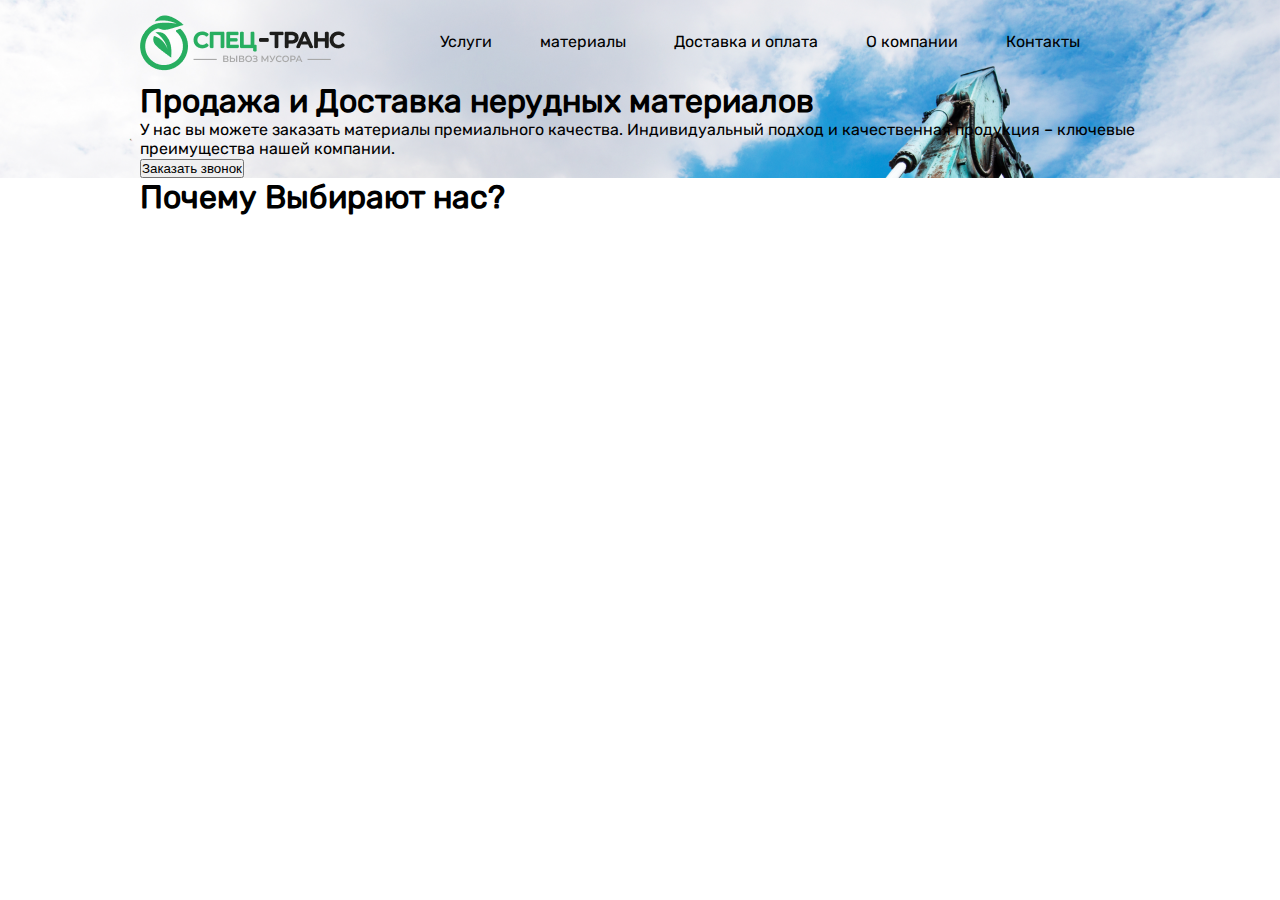
<file: index.html>
<!DOCTYPE html>
<html lang="en">
  <head>
    <meta charset="UTF-8" />
    <meta name="viewport" content="width=device-width, initial-scale=1.0" />

    <link rel="stylesheet" href="style.css" />
    <title>figma-2</title>
  </head>
  <body>
    <header class="header">
      <div class="container">
        <div class="logo">
          <img src="IMAGES/LOGO.png" alt="" />
          <div class="buttons">
            <ul>
              <li><a href="">Услуги</a></li>
              <li><a href="">материалы</a></li>
              <li><a href="">Доставка и оплата</a></li>
              <li><a href="">О компании</a></li>
              <li><a href="">Контакты</a></li>
            </ul>
          </div>
        </div>
        <div class="t">
          <h1>Продажа и Доставка нерудных материалов</h1>
          </div>
          <p>
            У нас вы можете заказать материалы премиального качества.
            Индивидуальный подход и качественная продукция – ключевые
            преимущества нашей компании.
          </p>
          <button class="btn">Заказать звонок</button>
        </div>
      </div>
    </header>

    <!-- first section -->

    <section class="first">
      <div class="container">
        <div class="block">
          <h1>Почему Выбирают нас?</h1>
        </div>
      </div>
    </section>
  </body>
</html>
</file>
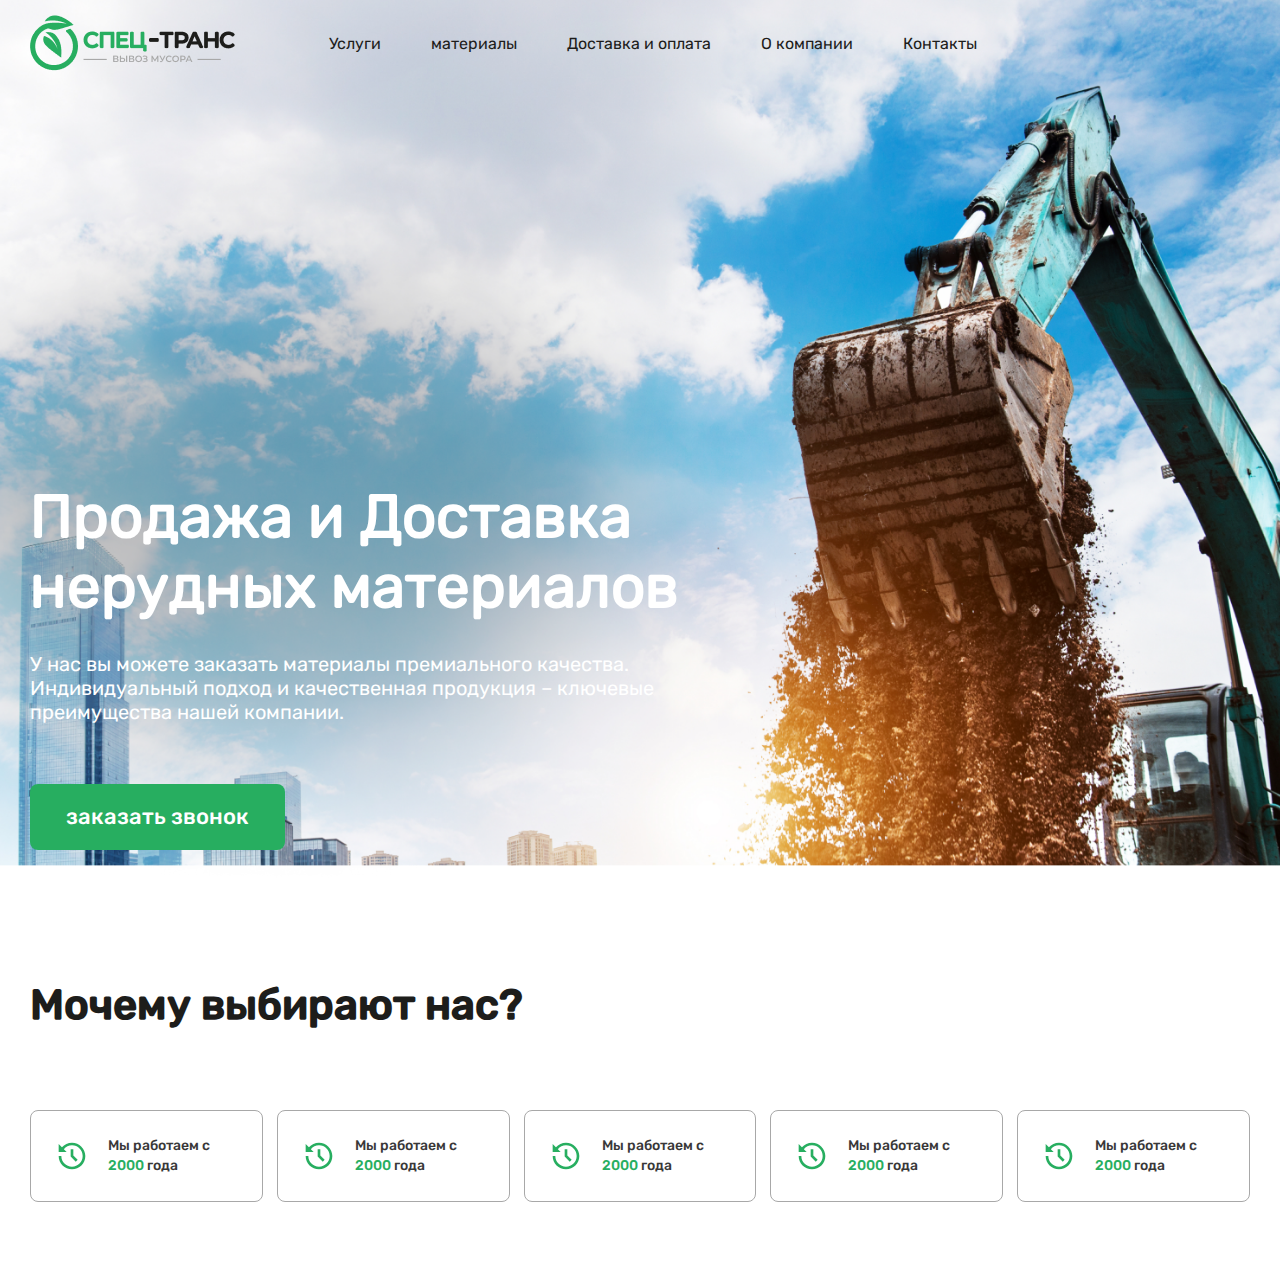
<file: dars/index.html>
<!DOCTYPE html>
<html lang="en">
  <head>
    <meta charset="UTF-8" />
    <meta name="viewport" content="width=device-width, initial-scale=1.0" />

    <link rel="stylesheet" href="style.css" />
    <title>Document</title>
  </head>
  <body>
    <!-- header -->
    <header class="header">
      <div class="container">
        <!-- nav -->
        <nav class="navbar">
          <!-- logo -->
          <div class="logo">
            <img src="../IMAGES/LOGO.png" alt="" />
          </div>
          <ul class="menu">
            <li><a href="" class="link">Услуги</a></li>
            <li><a href="" class="link">материалы</a></li>
            <li><a href="" class="link">Доставка и оплата</a></li>
            <li><a href="" class="link">О компании</a></li>
            <li><a href="" class="link">Контакты</a></li>
          </ul>
        </nav>

        <!-- content -->
        <div class="content">
          <h1 class="title">Продажа и Доставка нерудных материалов</h1>
          <p class="text">
            У нас вы можете заказать материалы премиального качества.
            Индивидуальный подход и качественная продукция – ключевые
            преимущества нашей компании.
          </p>
          <button class="btn">заказать звонок</button>
        </div>
      </div>
    </header>

    <section class="about">
      <div class="container">
        <h1 class="site-title">
          Мочему выбирают нас?
        </h1>
        <div class="wrapper">
          <!-- card -->
          <div class="card">
            <img src="../IMAGES/Frame.svg" alt="">
            <p>Мы работаем с <span>2000</span> года</p>
          </div>
          <div class="card">
            <img src="../IMAGES/Frame.svg" alt="">
            <p>Мы работаем с <span>2000</span> года</p>
          </div>
          <div class="card">
            <img src="../IMAGES/Frame.svg" alt="">
            <p>Мы работаем с <span>2000</span> года</p>
          </div>
          <div class="card">
            <img src="../IMAGES/Frame.svg" alt="">
            <p>Мы работаем с <span>2000</span> года</p>
          </div>
          <div class="card">
            <img src="../IMAGES/Frame.svg" alt="">
            <p>Мы работаем с <span>2000</span> года</p>
          </div>
        </div>
      </div>
    </section>
  </body>
</html>
</file>
<file: style.css>
@font-face {
  src: url(fonts/Rubik-Light.ttf);
  font-family: 'Rubik-300';
  font-weight: 300;
}

@font-face {
  src: url(fonts/Rubik-Regular.ttf);
  font-family: 'Rubik-400';
  font-weight: 400;
}
@font-face {
  src: url(fonts/Rubik-Medium.ttf);
  font-family: 'Rubik-500';
  font-weight: 500;
}
@font-face {
  src: url(fonts/Rubik-Bold.ttf);
  font-family: 'Rubik-700';
  font-weight: 700;
}


* {
  padding: 0;
  margin: 0;
  box-sizing: border-box;
}
body {
  font-family: 'Rubik-400';
  font-weight: 400;
  
}
ul, li {
  text-decoration: none;
}

a {
  text-decoration: none;
}
.header {
  background-image: url(IMAGES/logogog.png);
  background-size: cover;
  background-repeat: no-repeat;
}

.container {
  width: 1000px;
  margin: 0 auto;
  /* background-color: red; */
}
.header .container .logo {
  display: flex;
  /* margin: 0 0 0 50px; */
  justify-content: start;
  align-items: center;
  gap: 91px;
}

.header .container .logo ul li {
  list-style: none;
}

.header .container .logo ul li a {
  
  color: black;
}

.header .container .logo ul {
  display: flex;
  gap: 48px;
}
.header .container .text {
  /* margin: 286px 0 0 250px; */
  padding-top: 208px;
}

.header .container .text h1 {
  width: 700px;
  height: 142px;
  font-weight: 700;
  font-size: 60px;
  line-height: 71px;
  color: white;
}

.header .container .text p {
  color: rgba(255, 255, 255, 1);
  width: 775px;
  height: 84px;
  font-size: 20px;
  line-height: 28px;
  padding: 30px 0;
}

.header .container .text .btn {
  font-family: 'Rubik', serif;
  background: rgba(39, 174, 96, 1);
  width: 254px;
  height: 66px;
  font-weight: bold;
  font-size: 18px;
  color: #fff;
  margin: 60px 0;
  border-radius: 8px;
  gap: 10px;
  transition: 0.2s;
  border: 2px transparent solid;
  
}

.header .container .text .btn:hover {
  background-color: #fff;
  color: black;
}
</file>
<file: dars/style.css>
@font-face {
  src: url(../fonts/Rubik-Light.ttf);
  font-family: "Rubik-300";
  font-weight: 300;
}

@font-face {
  src: url(../fonts/Rubik-Regular.ttf);
  font-family: "Rubik-400";
  font-weight: 400;
}
@font-face {
  src: url(../fonts/Rubik-Medium.ttf);
  font-family: "Rubik-500";
  font-weight: 500;
}
@font-face {
  src: url(../fonts/Rubik-Bold.ttf);
  font-family: "Rubik-700";
  font-weight: 700;
}

* {
  padding: 0;
  margin: 0;
  box-sizing: border-box;
}
body {
  font-family: "Rubik-400";
  font-weight: 400;
}

ul,
li {
  list-style: none;
}

a {
  text-decoration: none;
}

.container {
  width: 1220px;
  margin: 0 auto;
  /* background-color: red; */
}

/* header */

.header {
  background: url(../IMAGES/header-bg.png) no-repeat center / cover;
  height: 100vh;
}

.header .navbar {
  display: flex;
  justify-content: flex-start;
  align-items: center;
  gap: 90px;
}

.header .container {
  height: 100%;
  display: flex;
  align-items: flex-start;
  justify-content: space-between;
  flex-direction: column;
}

.header .navbar .menu {
  display: flex;
  align-items: center;
  justify-content: center;
  gap: 50px;
}

.header .navbar .menu .link {
  font-size: 16px;
  font-weight: 400;
  color: #1d1d1b;
  border-bottom: 1px solid transparent;
  transition: 0.2s;
}

.header .navbar .menu .link:hover {
  border-color: #1d1d1b;
}

.header .container .content {
  margin-bottom: 50px;
  width: 760px;
}

.header .content .title {
  font-size: 60px;
  line-height: 70px;
  color: white;
}

.header .content .text {
  color: white;
  font-size: 20px;
  padding: 30px 0 60px;
}

.header .content .btn {
  padding: 20px 36px;
  background: #27ae60;
  border: 0;
  outline: 0;
  border-radius: 8px;
  font-size: 22px;
  line-height: 26px;
  color: #fff;
  font-family: "Rubik-500";
  cursor: pointer;
  /* box-shadow: 0 0 10px #000; */
}

.header .content .btn:hover{
  box-shadow: 0 0 10px #000;
}


/* about */

.about{}


.wrapper {
  display: flex;
  justify-content: center;
  align-items: center;
  padding: 80px 0;
  gap: 14px;
}
.about .site-title {
  font-size: 42px;
  font-family: 'Rubik-500', sans-serif;
  line-height: 50px;
  color: #1d1d1b;
  padding: 80px 0 0 0;
}


.about .card {
  width: 273px;
  border: 1px solid #a8a8a8;
  border-radius: 8px;
  padding: 25px;
  display: flex;
  justify-content: center;
  align-items: center;
  gap: 20px;
}

.about .card img{
  width: 32px;
  height: 32px;
}

.about .card span{
  color: #27ae60;
}

.about .card p{
  font-size: 14px;
  font-family: 'Rubik-500', serif;
  color: #393838;
  line-height: 20px;
}
</file>
